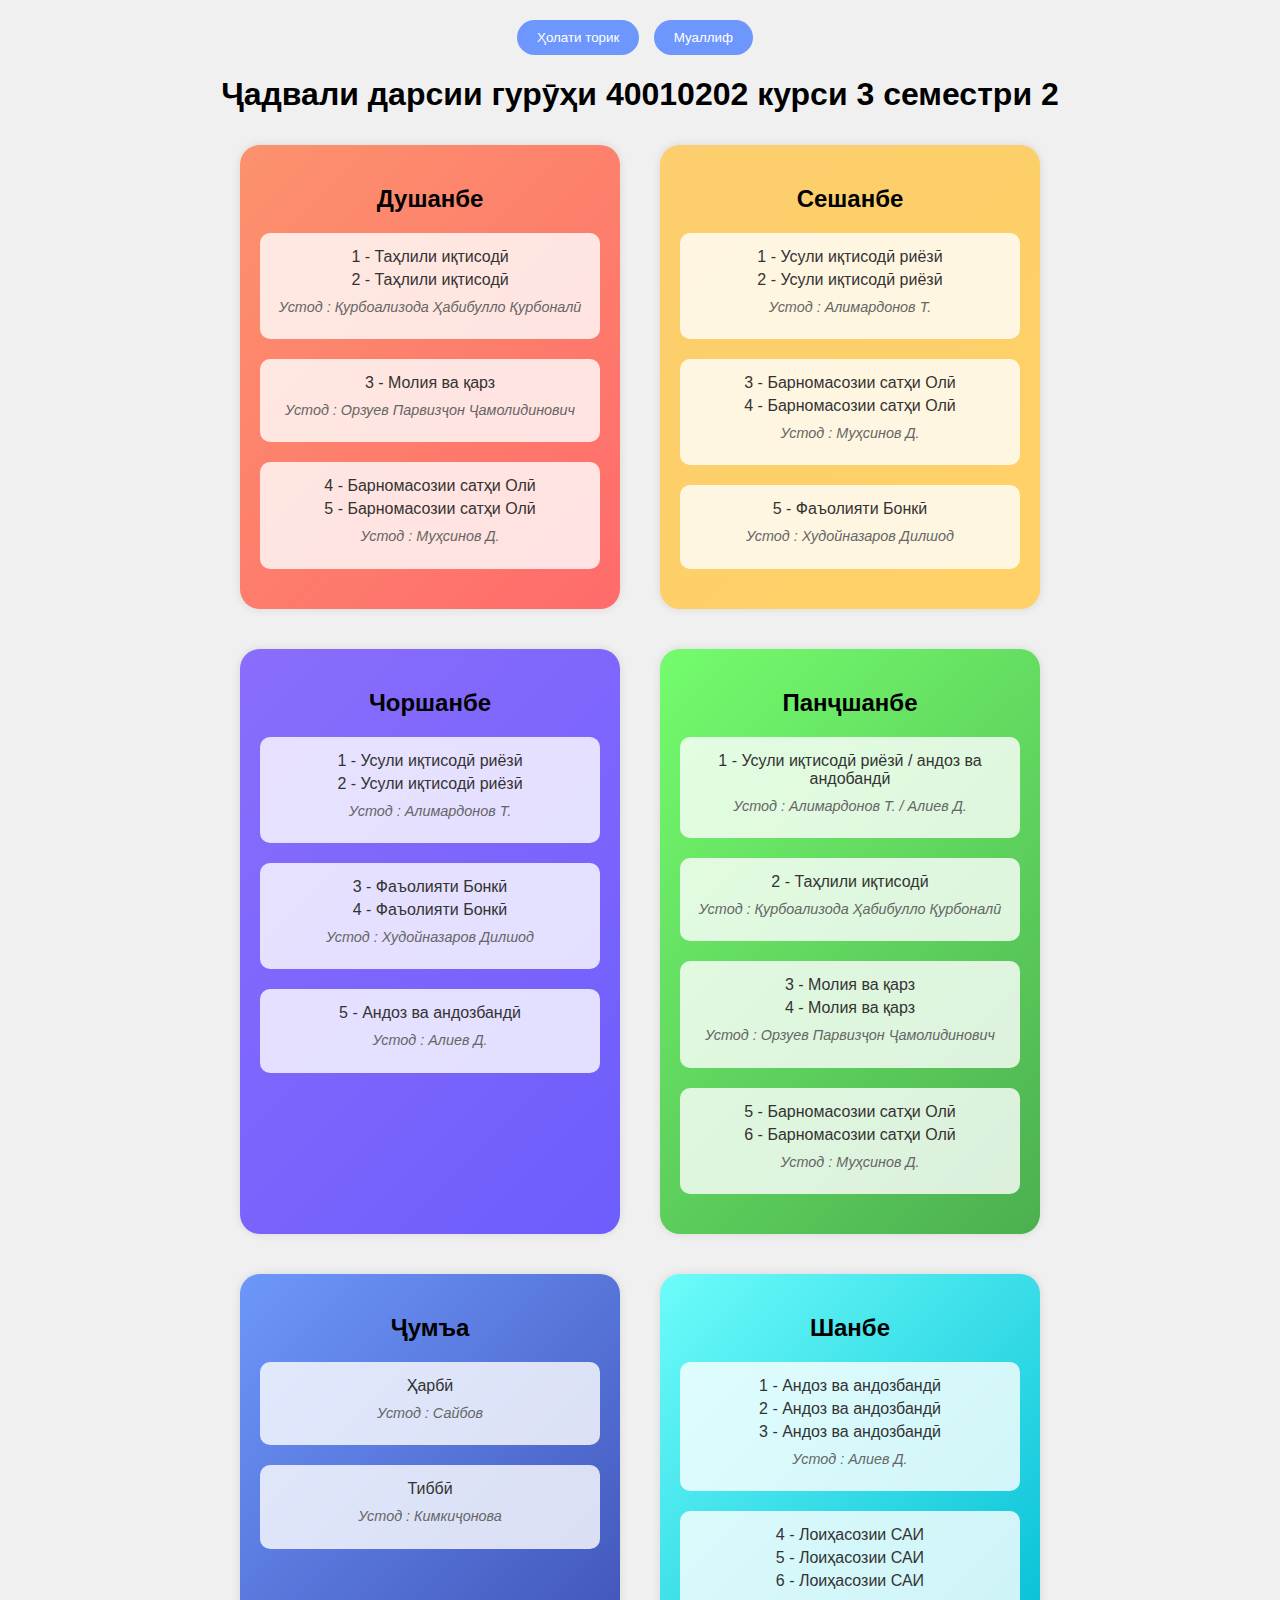
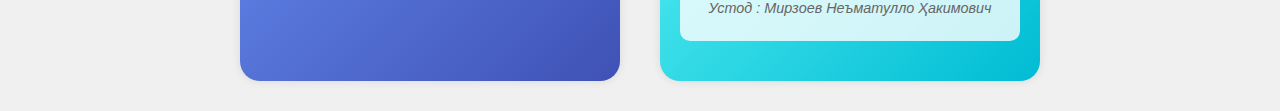
<file: index.html>
<!DOCTYPE html>
<html lang="en">
<head>
    <meta charset="UTF-8">
    <meta name="viewport" content="width=device-width, initial-scale=1.0">
    <title>Ҷадвали 40010202</title>
    <link rel="manifest" href="manifest.json">
    <link rel="stylesheet" href="style.css">
</head>
<body>
    <div class="container">
        <button id="darkModeToggle">Ҳолати торик</button>
        <button id="authorInfoButton">Муаллиф</button>
        <h1>Ҷадвали дарсии гурӯҳи 40010202 курси 3 семестри 2</h1>
        <div id="restDayMessage" class="rest-day" style="display:none;">Рузи истироҳатӣ</div>
        <div class="table">
            <!-- Душанбе -->
            <div class="block block-1">
                <h2>Душанбе</h2>
                <div class="lesson-group">
                    <p class="lesson">1 - Таҳлили иқтисодӣ</p>
                    <p class="lesson">2 - Таҳлили иқтисодӣ</p>
                    <p class="teacher"> Устод : Қурбоализода Ҳабибулло Қурбоналӣ</p>
                </div>
                <div class="lesson-group">
                    <p class="lesson">3 - Молия ва қарз</p>
                    <p class="teacher">Устод : Орзуев Парвизҷон Ҷамолидинович</p>
                </div>
                <div class="lesson-group">
                    <p class="lesson">4 - Барномасозии сатҳи Олӣ</p>
                    <p class="lesson">5 - Барномасозии сатҳи Олӣ</p>
                    <p class="teacher">Устод : Муҳсинов Д.</p>
                </div>
            </div>

            <!-- Сешанбе -->
            <div class="block block-2">
                <h2>Сешанбе</h2>
                <div class="lesson-group">
                    <p class="lesson">1 - Усули иқтисодӣ риёзӣ</p>
                    <p class="lesson">2 - Усули иқтисодӣ риёзӣ</p>
                    <p class="teacher">Устод : Алимардонов Т.</p>
                </div>
                <div class="lesson-group">
                    <p class="lesson">3 - Барномасозии сатҳи Олӣ</p>
                    <p class="lesson">4 - Барномасозии сатҳи Олӣ</p>
                    <p class="teacher">Устод : Муҳсинов Д.</p>
                </div>
                <div class="lesson-group">
                    <p class="lesson">5 - Фаъолияти Бонкӣ</p>
                    <p class="teacher">Устод : Худойназаров Дилшод </p>
                </div>
            </div>

            <!-- Чоршанбе -->
            <div class="block block-3">
                <h2>Чоршанбе</h2>
                <div class="lesson-group">
                    <p class="lesson">1 - Усули иқтисодӣ риёзӣ</p>
                    <p class="lesson">2 - Усули иқтисодӣ риёзӣ</p>
                    <p class="teacher">Устод : Алимардонов Т.</p>
                </div>
                <div class="lesson-group">
                    <p class="lesson">3 - Фаъолияти Бонкӣ</p>
                    <p class="lesson">4 - Фаъолияти Бонкӣ</p>
                    <p class="teacher">Устод : Худойназаров Дилшод </p>
                </div>
                <div class="lesson-group">
                    <p class="lesson">5 - Андоз ва андозбандӣ</p>
                    <p class="teacher">Устод : Алиев Д.</p>
                </div>
            </div>

            <!-- Панҷшанбе -->
            <div class="block block-4">
                <h2>Панҷшанбе</h2>
                <div class="lesson-group">
                    <p class="lesson">1 - Усули иқтисодӣ риёзӣ / андоз ва андобандӣ</p>
                    <p class="teacher">Устод : Алимардонов Т. /  Алиев Д.</p>
                </div>
                <div class="lesson-group">
                    <p class="lesson">2 - Таҳлили иқтисодӣ</p>
                    <p class="teacher"> Устод : Қурбоализода Ҳабибулло Қурбоналӣ</p>
                </div>
                <div class="lesson-group">
                    <p class="lesson">3 - Молия ва қарз</p>
                    <p class="lesson">4 - Молия ва қарз</p>
                    <p class="teacher">Устод : Орзуев Парвизҷон Ҷамолидинович</p>
                </div>
                <div class="lesson-group">
                    <p class="lesson">5 - Барномасозии сатҳи Олӣ</p>
                    <p class="lesson">6 - Барномасозии сатҳи Олӣ</p>
                    <p class="teacher">Устод : Муҳсинов Д.</p>
                </div>
            </div>

            <!-- Ҷумъа -->
            <div class="block block-5">
                <h2>Ҷумъа</h2>
                <div class="lesson-group">
                    <p class="lesson">Ҳарбӣ</p>
                    <p class="teacher">Устод : Сайбов</p>
                </div>
                <div class="lesson-group">
                    <p class="lesson">Тиббӣ</p>
                    <p class="teacher">Устод : Кимкиҷонова </p>
                </div>
            </div>

            <!-- Шанбе -->
            <div class="block block-6">
                <h2>Шанбе</h2>
                <div class="lesson-group">
                    <p class="lesson">1 - Андоз ва андозбандӣ</p>
                    <p class="lesson">2 - Андоз ва андозбандӣ</p>
                    <p class="lesson">3 - Андоз ва андозбандӣ</p>
                    <p class="teacher">Устод : Алиев Д.</p>
                </div>
                <div class="lesson-group">
                    <p class="lesson">4 - Лоиҳасозии САИ</p>
                    <p class="lesson">5 - Лоиҳасозии САИ</p>
                    <p class="lesson">6 - Лоиҳасозии САИ</p>
                    <p class="teacher">Устод : Мирзоев Неъматулло Ҳакимович</p>
                </div>
            </div>
        </div>
    </div>

    <!-- Модальное окно об авторе -->
    <div id="authorInfoModal" class="modal">
        <div class="modal-content">
            <span class="close">&times;</span>
            <p>Падари ин сайт <br> Абдусабур мебошад</p>
            <p>&copy; 2024.  <br>Ҳама ҳуқуқҳо <a href="https://github.com/sabur-hub/schedule/blob/main/LICENSE">ҳифз</a> шудаанд.</p>
        </div>
    </div>
    <script src="script.js"></script>
</body>
</html>
</file>
<file: style.css>
/* Основные стили */
body {
    font-family: Arial, sans-serif;
    margin: 0;
    padding: 0;
    background-color: #f0f0f0;
}

.container {
    max-width: 1200px;
    margin: 0 auto;
    padding: 20px;
    text-align: center;
}

h1 {
    color: #333;
}

.table {
    display: flex;
    flex-wrap: wrap;
    justify-content: center;
    gap: 20px;
}

.block {
    width: calc(33.33% - 20px);
    background-color: #fff;
    border-radius: 20px;
    padding: 20px;
    box-sizing: border-box;
    box-shadow: 0 0 10px rgba(0, 0, 0, 0.1);
}

.lesson-group {
    margin-bottom: 20px;
    padding: 10px;
    border-radius: 10px;
    background-color: rgba(255, 255, 255, 0.8); /* Полупрозрачный белый фон */
}

.lesson {
    margin: 5px 0;
    font-size: 1em;
    color: #333;
}

.teacher {
    font-size: 0.9em;
    color: #666;
    font-style: italic;
    margin-top: 10px;
}

/* Цвета для блоков */
.block-1 {
    background: linear-gradient(135deg, #FC926D, #FF6B6B);
}

.block-2 {
    background: linear-gradient(135deg, #FCCE6D, #FFD166);
}

.block-3 {
    background: linear-gradient(135deg, #8A6DFC, #6D5DFC);
}

.block-4 {
    background: linear-gradient(135deg, #74FC6D, #4CAF50);
}

.block-5 {
    background: linear-gradient(135deg, #6D97FC, #3F51B5);
}

.block-6 {
    background: linear-gradient(135deg, #6DFCFA, #00BCD4);
}

/* Тёмный режим */
.dark-mode .block {
    background-color: #444;
    color: #fff;
}

.dark-mode .lesson-group {
    background-color: rgba(0, 0, 0, 0.2); /* Полупрозрачный тёмный фон */
}

.dark-mode .lesson {
    color: #fff;
}

.dark-mode .teacher {
    color: #ccc;
}

/* Адаптивность */
@media screen and (max-width: 768px) {
    .block {
        width: calc(50% - 20px);
    }
}

@media screen and (max-width: 480px) {
    .block {
        width: 100%;
    }
}

body {
    font-family: Arial, sans-serif;
    margin: 0;
    padding: 0;
    background-color: #f0f0f0;
}
.container {
    max-width: 1200px;
    margin: 0 auto;
    padding: 20px;
    text-align: center;
}
h1 {
    color: #333;
}
.table {
    display: flex;
    flex-wrap: wrap;
    justify-content: center;
}
.block {
    width: calc(33.33% - 20px);
    background-color: #fff;
    border-radius: 20px;
    margin: 10px;
    padding: 20px;
    box-sizing: border-box;
    box-shadow: 0 0 10px rgba(0, 0, 0, 0.1);
}
@media screen and (max-width: 768px) {
    .block {
        width: calc(50% - 20px);
    }
}
@media screen and (max-width: 480px) {
    .block {
        width: 100%;
    }
}
.rest-day {
    font-weight: bold;
    font-size: 30px;
    color: green;
}

/* Стили для тёмного режима */
.dark-mode {
    background-color: #333;
    color: #fff;
}
/* Стили для модального окна */
.modal {
display: none; /* Скрываем модальное окно по умолчанию */
position: fixed; /* Фиксированная позиция */
z-index: 1; /* Выше других элементов */
left: 0;
top: 0;
width: 100%;
height: 100%;
overflow: auto;
background-color: transparent;
backdrop-filter: blur(2.5rem);
}

/* Задний фон модального окна с размытием */
.modal-background {
position: absolute;
top: 0;
left: 0;
width: 100%;
height: 100%;
background-color: transparent; /* Прозрачный черный цвет */
backdrop-filter: blur(1px); /* Размытие заднего фона */
}

/* Стили для содержимого модального окна */
.modal-content {
background-color: #fefefe;
margin: 10% auto; /* По вертикали и горизонтали выровняем по центру */
padding: 20px;
font-size: 20px;
border: 1px solid #838383;
width: calc(33.33% - 20px); /* Ширина, с учетом отступов */
background-color: transparent;
box-shadow: 0 4px 8px rgba(0, 0, 0, 0.1); /* Тень */
color: #000; /* Цвет текста в светлом режиме */
filter: blur(0); /* Убираем размытие для содержимого модального окна */
}

/* Размер модального окна на мобильных устройствах */
@media screen and (max-width: 480px) {
.modal-content {
width: 90%; /* Уменьшаем ширину на мобильных устройствах */
}
}

/* Стили для текста в темном режиме */
.dark-mode .modal-background {
background-color: rgba(0, 0, 0, 0.9); /* Прозрачный черный цвет для темного режима */
}

.dark-mode .modal-content {
color: #fff; /* Цвет текста в темном режиме */
}

/* Кнопка закрытия модального окна */
.close {
    color: #aaa;
    float: right;
    font-size: 28px;
    font-weight: bold;
}

.close:hover,
.close:focus {
    color: black;
    text-decoration: none;
    cursor: pointer;
}
        /* Стили для кнопок */
button {
    padding: 10px 20px;
    border: none;
    cursor: pointer;
    border-radius: 20px;
    margin-right: 10px;
    }

/* Стили для блоков в светлом режиме */
.light-mode .block {
    background-color: #fff; /* Цвет фона для блоков в светлом режиме */
    color: #000; /* Цвет текста для блоков в светлом режиме */
}

/* Стили для блоков в тёмном режиме */
.dark-mode .block {
    background-color: #444; /* Цвет фона для блоков в тёмном режиме */
    color: #fff; /* Цвет текста для блоков в тёмном режиме */
}

/* Общие стили для темы */
.dark-mode {
    background-color: #333;
    color: #fff; /* Цвет текста для основного контента в тёмном режиме */
}

/* Стили для текста */
body, button, .block, h1 {
    font-family: Arial, sans-serif;
    color: inherit; /* Наследование цвета текста */
}

/* Стили для кнопок */
button {
    color: #fff; /* Цвет текста для кнопок */
    background-color: #6D97FC; /* Цвет фона для кнопок */
}

/* Стили для переключателя темы */
.toggle.dark-mode {
    background-color: #999; /* Цвет фона для кнопки темного режима в тёмном режиме */
}
.toggle.dark-mode::before {
    content: "Светлый режим"; /* Текст для кнопки темного режима в тёмном режиме */
}

.teacher {
    font-size: 0.9em;
    color: #666;
    font-style: italic;
}

.dark-mode .teacher {
    color: #ccc; /* Цвет для тёмного режима */
}
</file>
